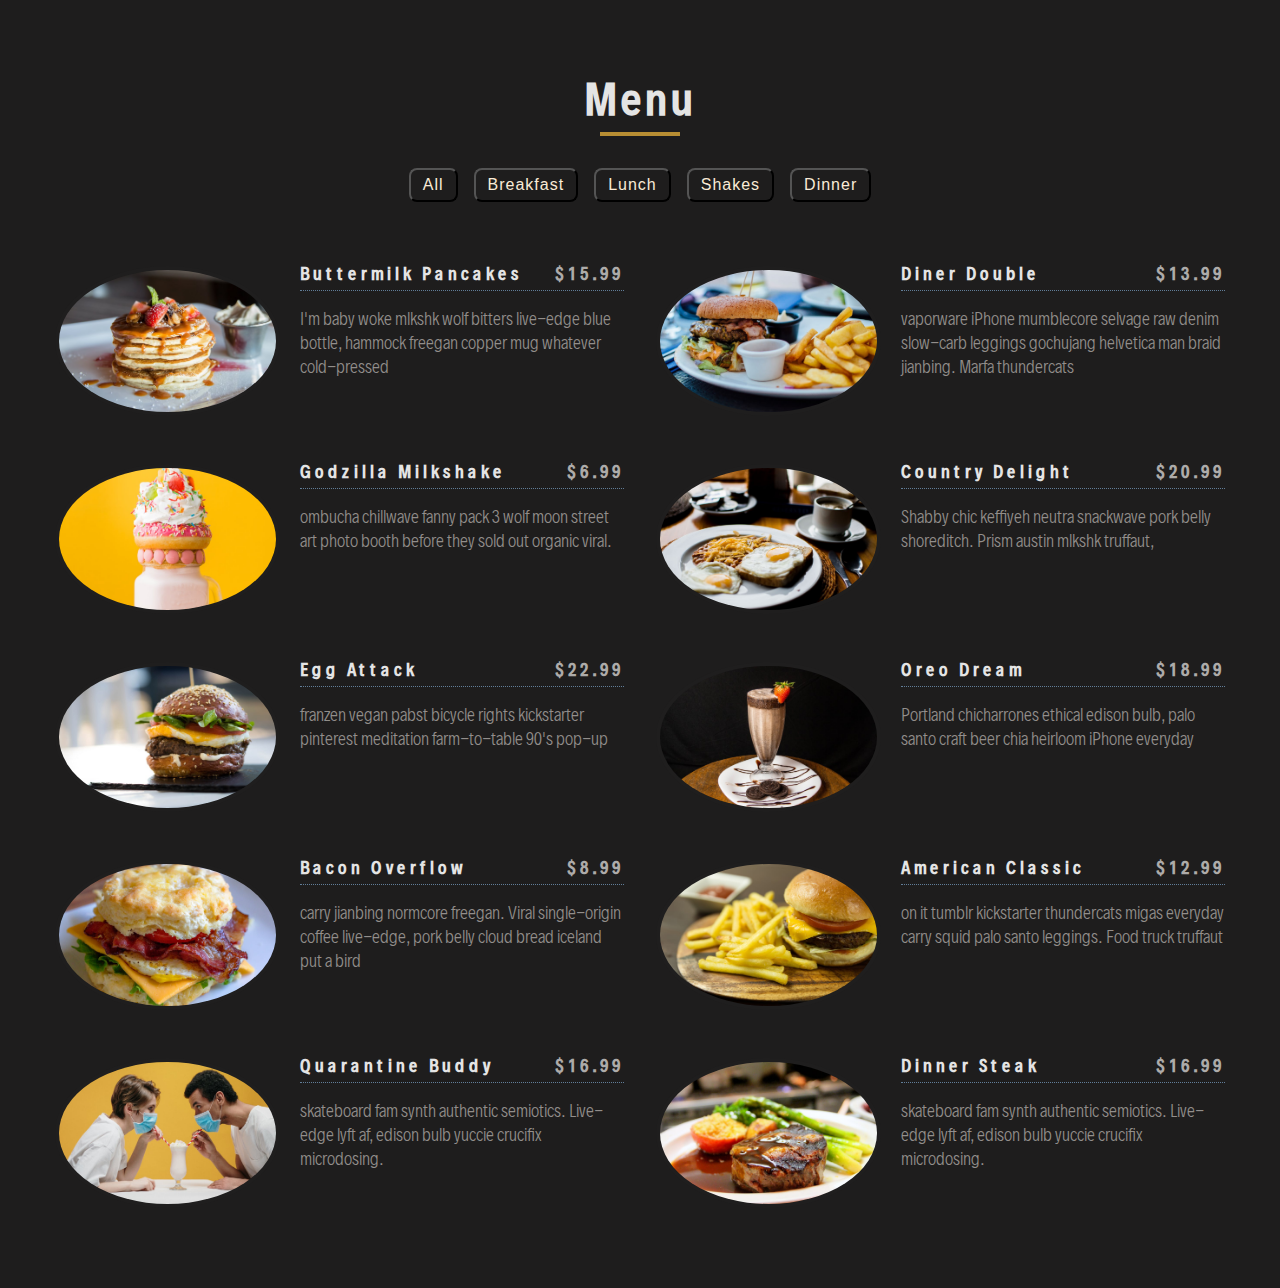
<file: Menu - copia/index.html>
<!DOCTYPE html>
<html lang="en">
  <head>
    <meta charset="UTF-8" />
    <meta name="viewport" content="width=device-width, initial-scale=1.0" />
    <title>Starter</title>
    <!-- font-awesome -->
    <link
      rel="stylesheet"
      href="https://cdnjs.cloudflare.com/ajax/libs/font-awesome/5.14.0/css/all.min.css"
    />
    <!-- styles -->
    <link rel="stylesheet" href="styles.css" />
  </head>
  <body>
    <section class="menu">
      <!-- title -->
      <div class="title">
        <h2>menu</h2>
        <div class="underline"></div>
      </div>
      <!-- filter buttons -->
      <div class="btn-container">
        <!-- <button type="button" class="filter-btn" data-id="all">all</button>
        <button type="button" class="filter-btn" data-id="breakfast">
          breakfast
        </button>
        <button type="button" class="filter-btn" data-id="lunch">lunch</button>
        <button type="button" class="filter-btn" data-id="shakes">
          shakes
        </button>
        <button type="button" class="filter-btn" data-id="dinner">dinner</button> -->
      </div>
    <!-- menu items -->
    <div class="section-center">
      <!-- single item -->
      <!-- <article class="menu-item">
        <img src="menu-item.jpeg" alt="menu item" class="photo">
        <div class="item-info">
          <header>
            <h4>buttermilk pancakes</h4>
            <h4 class="price">$15</h4>
          </header>
          <p class="item-text">Lorem ipsum dolor sit amet consectetur adipisicing elit. Quisquam illo fugit accusamus. Enim, in corrupti?
          </p>
        </div>
      </article> -->
      <!-- end single item -->
    </div>
    </section>
    <!-- javascript -->
    <script src="app.js"></script>
  </body>
</html>
</file>
<file: Menu - copia/styles.css>
/*
=============== 
Fonts
===============
*/
@import url("https://fonts.googleapis.com/css?family=Open+Sans|Roboto:400,700&display=swap");

/*
=============== 
Variables
===============
*/
@font-face {
  font-family: "Decalotype-Black";
  src: url(fonts/Decalotype-Black.ttf);
  font-style: normal;
  font-weight: 100;
}
@font-face {
  font-family: "Decalotype-Medium";
  src: url(fonts/Decalotype-Medium.ttf);
  font-style: normal;
  font-weight: 100;
}
@font-face {
  font-family: "Decalotype-Bold";
  src: url(fonts/Decalotype-Bold.ttf);
  font-style: normal;
  font-weight: 100;
}
@font-face {
  font-family: "Decalotype-Light-Italic";
  src: url(fonts/decalotype.light-italic.ttf);
  font-style: normal;
  font-weight: 100;
}
@font-face {
  font-family: "Decalotype-Light";
  src: url(fonts/decalotype.light.ttf);
  font-style: normal;
  font-weight: 100;
}

:root {
  /* dark shades of primary color*/
  --clr-primary-1: #adaba9;
  --clr-primary-2: hsl(205, 77%, 27%);
  --clr-primary-3: hsl(205, 72%, 37%);
  --clr-primary-4: hsl(205, 63%, 48%);
  /* primary/main color */
  --clr-primary-5: #49a6e9;
  /* lighter shades of primary color */
  --clr-primary-6: hsl(205, 89%, 70%);
  --clr-primary-7: hsl(205, 90%, 76%);
  --clr-primary-8: hsl(205, 86%, 81%);
  --clr-primary-9: hsl(205, 90%, 88%);
  --clr-primary-10: hsl(205, 100%, 96%);
  /* darkest grey - used for headings */
  --clr-grey-1: #e4e4e4;
  --clr-grey-2: hsl(211, 39%, 23%);
  --clr-grey-3: hsl(209, 34%, 30%);
  --clr-grey-4: hsl(209, 28%, 39%);
  /* grey used for paragraphs */
  --clr-grey-5: hsl(210, 22%, 49%);
  --clr-grey-6: hsl(209, 23%, 60%);
  --clr-grey-7: hsl(211, 27%, 70%);
  --clr-grey-8: hsl(210, 31%, 80%);
  --clr-grey-9: hsl(212, 33%, 89%);
  --clr-grey-10: hsl(210, 36%, 96%);
  --clr-white: #fff;
  --clr-red-dark: hsl(360, 67%, 44%);
  --clr-red-light: hsl(360, 71%, 66%);
  --clr-green-dark: hsl(125, 67%, 44%);
  --clr-green-light: hsl(125, 71%, 66%);
  --clr-gold: #b88e33;
  --clr-black: #222;
  --ff-primary: "Decalotype-Medium";
  --ff-secondary: "Decalotype-Light";
  --transition: all 0.3s linear;
  --spacing: 0.25rem;
  --radius: 0.5rem;
  --light-shadow: 0 5px 15px rgba(0, 0, 0, 0.1);
  --dark-shadow: 0 5px 15px rgba(0, 0, 0, 0.2);
  --max-width: 1170px;
  --fixed-width: 620px;
}
/*
=============== 
Global Styles
===============
*/

*,
::after,
::before {
  margin: 0;
  padding: 0;
  box-sizing: border-box;
}
body {
  font-family: var(--ff-secondary);
  background: #1e1d1d;
  color: var(--clr-grey-1);
  line-height: 1.5;
  font-size: 0.875rem;
}
ul {
  list-style-type: none;
}
a {
  text-decoration: none;
}
img:not(.logo) {
  width: 100%;
}
img {
  display: block;
}

h1,
h2,
h3,
h4 {
  letter-spacing: var(--spacing);
  text-transform: capitalize;
  line-height: 1.25;
  margin-bottom: 0.75rem;
  font-family: var(--ff-primary);
}
h1 {
  font-size: 3rem;
}
h2 {
  font-size: 2rem;
}
h3 {
  font-size: 1.25rem;
}
h4 {
  font-size: 0.875rem;
}
p {
  margin-bottom: 1.25rem;
  color: var(--clr-grey-5);
}
@media screen and (min-width: 800px) {
  h1 {
    font-size: 4rem;
  }
  h2 {
    font-size: 2.5rem;
  }
  h3 {
    font-size: 1.75rem;
  }
  h4 {
    font-size: 1rem;
  }
  body {
    font-size: 1rem;
  }
  h1,
  h2,
  h3,
  h4 {
    line-height: 1;
  }
}
/*  global classes */

.btn {
  text-transform: uppercase;
  background: transparent;
  color: var(--clr-black);
  padding: 0.375rem 0.75rem;
  letter-spacing: var(--spacing);
  display: inline-block;
  transition: var(--transition);
  font-size: 0.875rem;
  border: 2px solid var(--clr-black);
  cursor: pointer;
  box-shadow: 0 1px 3px rgba(0, 0, 0, 0.2);
  border-radius: var(--radius);
}
.btn:hover {
  color: var(--clr-white);
  background: var(--clr-black);
}
/* section */
.section {
  padding: 5rem 0;
}

main {
  min-height: 100vh;
  display: grid;
  place-items: center;
}
/*
=============== 
Menu
===============
*/

.menu {
  padding: 5rem 0;
}
.title {
  text-align: center;
  margin-bottom: 2rem;
}
.underline {
  width: 5rem;
  height: 0.25rem;
  background: var(--clr-gold);
  margin-left: auto;
  margin-right: auto;
}
.btn-container {
  margin-bottom: 4rem;
  display: flex;
  justify-content: center;
}
.filter-btn {
  background: transparent;
  border-color: whitesmoke(--clr-gold);
  font-size: 1rem;
  text-transform: capitalize;
  margin: 0 0.5rem;
  letter-spacing: 1px;
  border-radius: var(--radius);
  padding: 0.375rem 0.75rem;
  color: antiquewhite;
  cursor: pointer;
  transition: var(--transition);
}
.filter-btn:hover {
  background: #928e8b;
  color: var(--clr-white);
}
.section-center {
  width: 90vw;
  margin: 0 auto;
  max-width: 1170px;
  display: grid;
  gap: 3rem 2rem;
  justify-items: center;
}
.menu-item {
  display: grid;
  gap: 1rem 2rem;
  max-width: 25rem;
}
.photo {
  object-fit: cover;
  height: 200px;
  border: 0.25rem solid rgb(31, 30, 30);
  border-radius: 50%;
}
.item-info header {
  display: flex;
  justify-content: space-between;
  border-bottom: 0.5px dotted var(--clr-grey-5);
}
.item-info h4 {
  margin-bottom: 0.5rem;
}
.price {
  color: #adaba9;
  /* var(--clr-gold) */
}
.item-text {
  margin-bottom: 0;
  padding-top: 1rem;
  color: #928e8b;
}

@media screen and (min-width: 768px) {
  .menu-item {
    grid-template-columns: 225px 1fr;
    gap: 0 1.25rem;
    max-width: 40rem;
  }
  .photo {
    height: 175px;
  }
}
@media screen and (min-width: 1200px) {
  .section-center {
    width: 95vw;
    grid-template-columns: 1fr 1fr;
  }
  .photo {
    height: 150px;
  }
}
</file>
